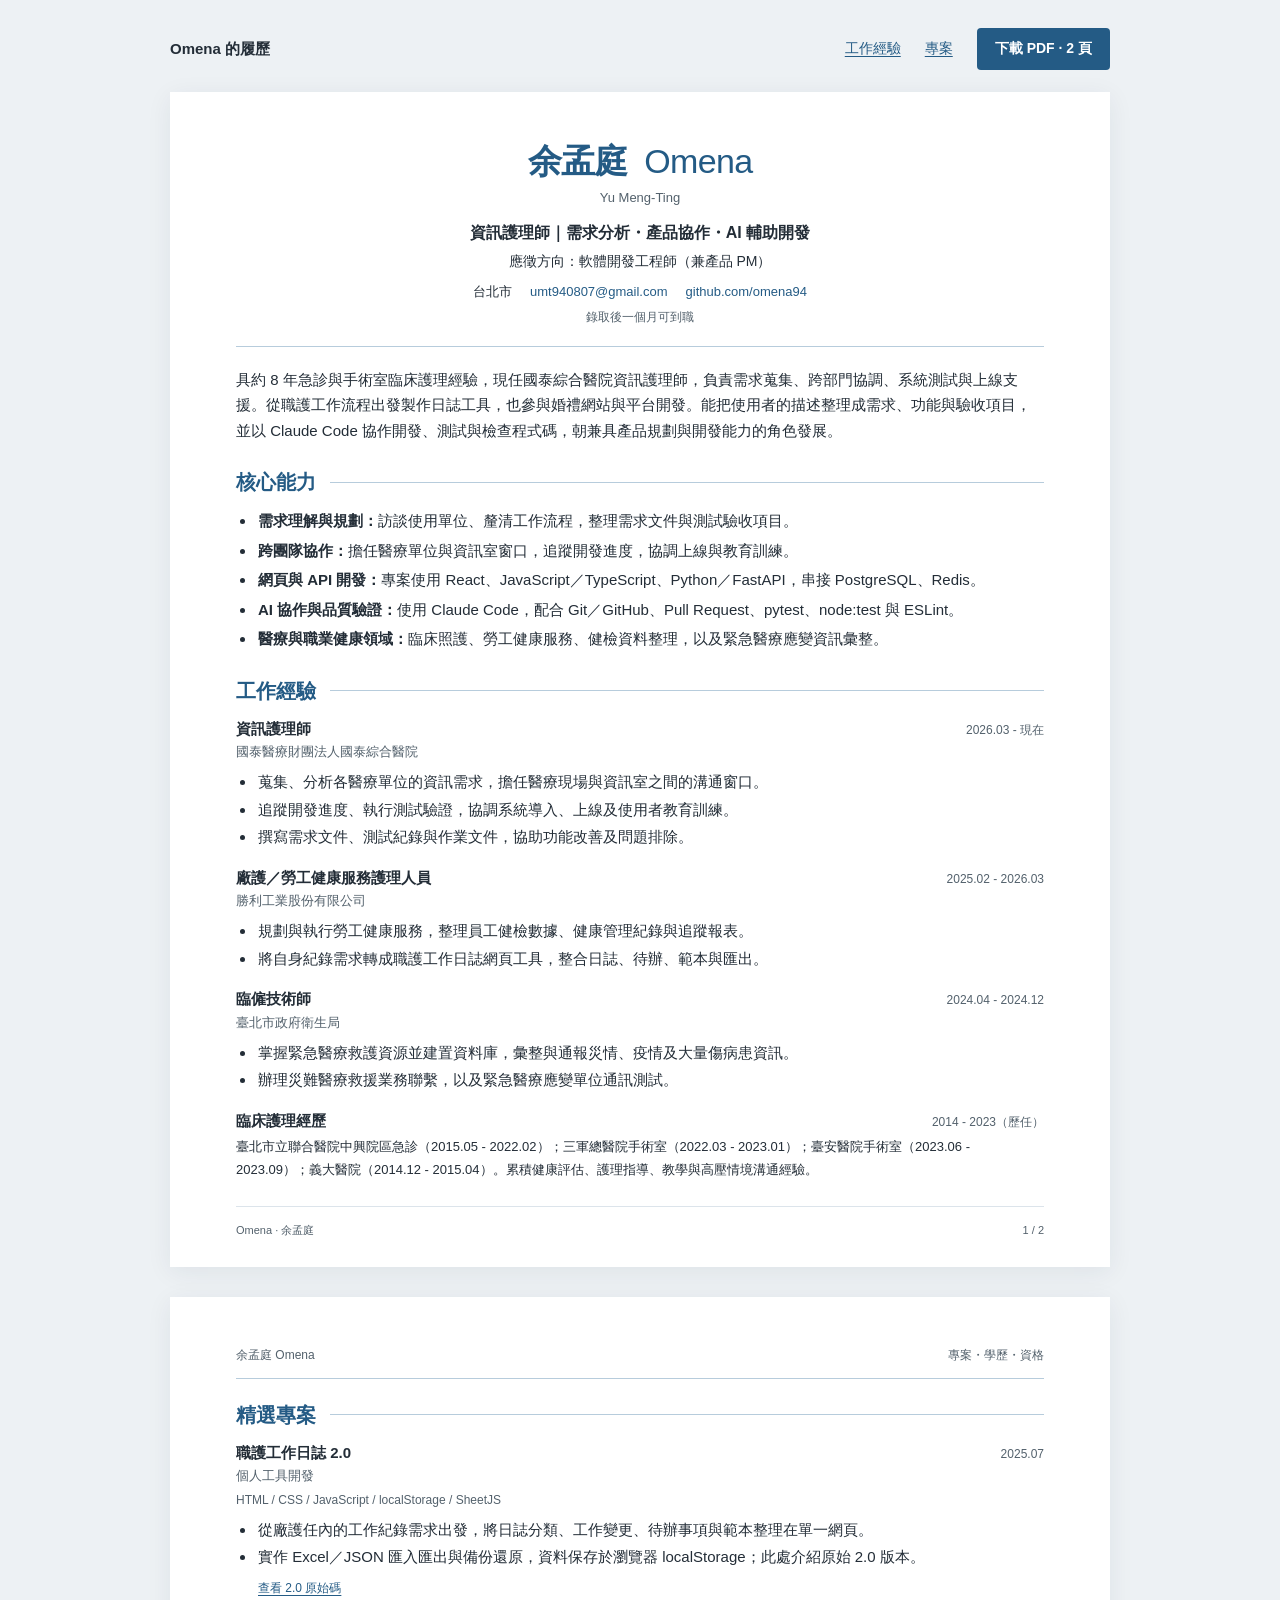
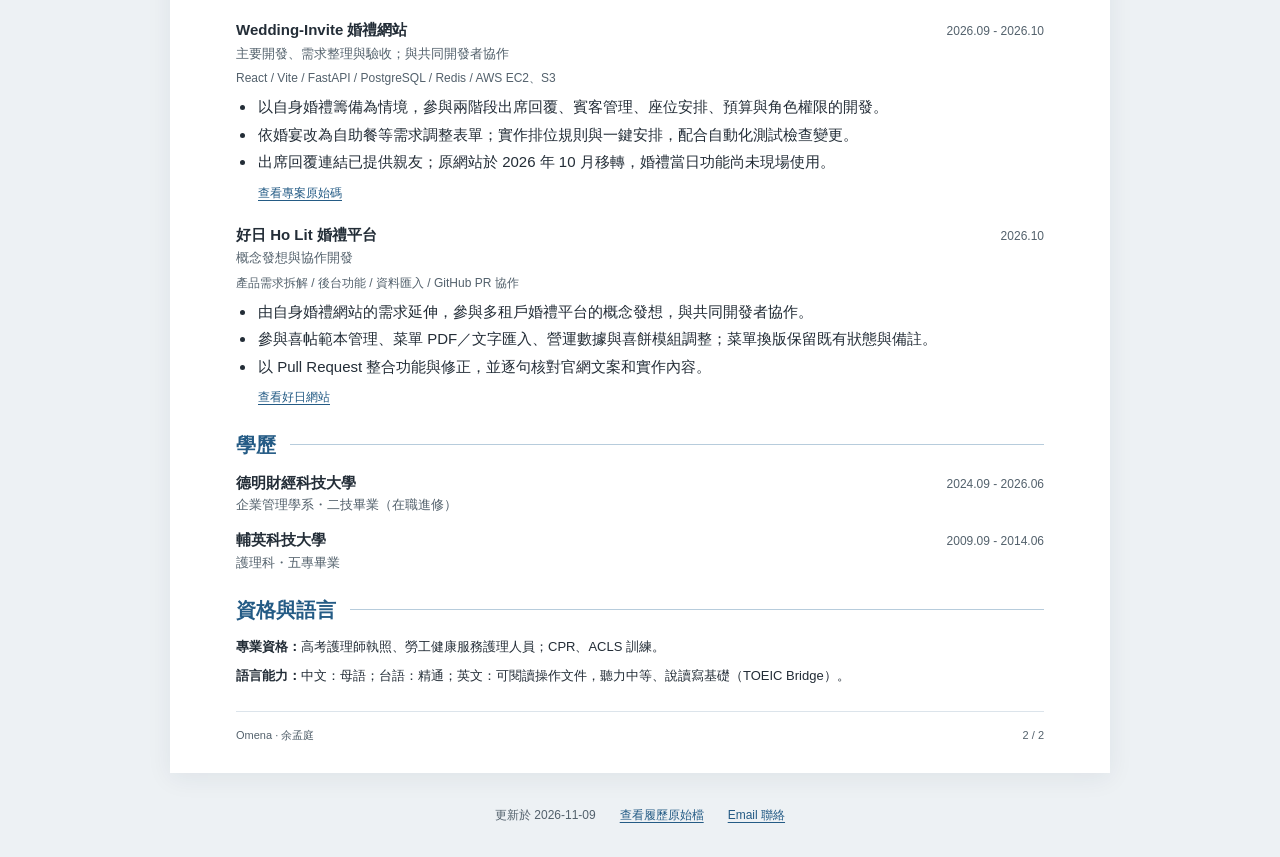
<file: index.html>
<!doctype html>
<html lang="zh-Hant">
<head>
  <meta charset="utf-8">
  <meta name="viewport" content="width=device-width, initial-scale=1">
  <meta name="description" content="余孟庭 Omena 的履歷：資訊護理師、醫療需求分析、產品協作與 AI 輔助開發。查看工作經驗、專案及下載兩頁 PDF。">
  <meta name="theme-color" content="#245b85">
  <meta property="og:title" content="Omena 余孟庭｜個人履歷">
  <meta property="og:description" content="資訊護理師・需求分析・產品協作・AI 輔助開發">
  <meta property="og:type" content="profile">
  <meta property="og:url" content="https://omena94.github.io/omena-cv/">
  <title>Omena 余孟庭｜個人履歷</title>
  <link rel="icon" href="favicon.svg" type="image/svg+xml">
  <link rel="stylesheet" href="styles.css">
</head>
<body>
  <a class="skip-link" href="#cv">跳至履歷內容</a>
  <nav class="toolbar" aria-label="履歷導覽">
    <a class="wordmark" href="#cv">Omena 的履歷</a>
    <div class="nav-links"><a href="#experience">工作經驗</a><a href="#projects">專案</a><a class="download" href="Omena-CV.pdf" download>下載 PDF<span class="download-detail"> · 2 頁</span></a></div>
  </nav>
  <main id="cv">
    <div class="sheet sheet-one">
      <header class="identity">
        <h1>余孟庭 <span>Omena</span></h1>
        <p class="romanized">Yu Meng-Ting</p>
        <p class="headline">資訊護理師｜需求分析・產品協作・AI 輔助開發</p>
        <p class="target">應徵方向：軟體開發工程師（兼產品 PM）</p>
        <div class="contacts"><span>台北市</span><a href="mailto:umt940807@gmail.com">umt940807@gmail.com</a><a href="https://github.com/omena94">github.com/omena94</a></div>
        <p class="availability">錄取後一個月可到職</p>
      </header>
      <section class="profile" aria-label="個人摘要"><p>具約 8 年急診與手術室臨床護理經驗，現任國泰綜合醫院資訊護理師，負責需求蒐集、跨部門協調、系統測試與上線支援。從職護工作流程出發製作日誌工具，也參與婚禮網站與平台開發。能把使用者的描述整理成需求、功能與驗收項目，並以 Claude Code 協作開發、測試與檢查程式碼，朝兼具產品規劃與開發能力的角色發展。</p></section>
      <section aria-labelledby="skills"><h2 id="skills">核心能力</h2><ul class="competencies"><li><strong>需求理解與規劃：</strong>訪談使用單位、釐清工作流程，整理需求文件與測試驗收項目。</li><li><strong>跨團隊協作：</strong>擔任醫療單位與資訊室窗口，追蹤開發進度，協調上線與教育訓練。</li><li><strong>網頁與 API 開發：</strong>專案使用 React、JavaScript／TypeScript、Python／FastAPI，串接 PostgreSQL、Redis。</li><li><strong>AI 協作與品質驗證：</strong>使用 Claude Code，配合 Git／GitHub、Pull Request、pytest、node:test 與 ESLint。</li><li><strong>醫療與職業健康領域：</strong>臨床照護、勞工健康服務、健檢資料整理，以及緊急醫療應變資訊彙整。</li></ul></section>
      <section aria-labelledby="experience"><h2 id="experience">工作經驗</h2><article class="entry"><div class="entry-heading"><h3>資訊護理師</h3><span class="period">2026.03 - 現在</span></div><p class="organization">國泰醫療財團法人國泰綜合醫院</p><ul><li>蒐集、分析各醫療單位的資訊需求，擔任醫療現場與資訊室之間的溝通窗口。</li><li>追蹤開發進度、執行測試驗證，協調系統導入、上線及使用者教育訓練。</li><li>撰寫需求文件、測試紀錄與作業文件，協助功能改善及問題排除。</li></ul></article><article class="entry"><div class="entry-heading"><h3>廠護／勞工健康服務護理人員</h3><span class="period">2025.02 - 2026.03</span></div><p class="organization">勝利工業股份有限公司</p><ul><li>規劃與執行勞工健康服務，整理員工健檢數據、健康管理紀錄與追蹤報表。</li><li>將自身紀錄需求轉成職護工作日誌網頁工具，整合日誌、待辦、範本與匯出。</li></ul></article><article class="entry"><div class="entry-heading"><h3>臨僱技術師</h3><span class="period">2024.04 - 2024.12</span></div><p class="organization">臺北市政府衛生局</p><ul><li>掌握緊急醫療救護資源並建置資料庫，彙整與通報災情、疫情及大量傷病患資訊。</li><li>辦理災難醫療救援業務聯繫，以及緊急醫療應變單位通訊測試。</li></ul></article><article class="entry clinical"><div class="entry-heading"><h3>臨床護理經歷</h3><span class="period">2014 - 2023（歷任）</span></div><p>臺北市立聯合醫院中興院區急診（2015.05 - 2022.02）；三軍總醫院手術室（2022.03 - 2023.01）；臺安醫院手術室（2023.06 - 2023.09）；義大醫院（2014.12 - 2015.04）。累積健康評估、護理指導、教學與高壓情境溝通經驗。</p></article></section>
      <footer class="page-footer"><span>Omena · 余孟庭</span><span>1 / 2</span></footer>
    </div>
    <div class="sheet sheet-two">
      <header class="continuation"><span>余孟庭 Omena</span><span>專案・學歷・資格</span></header>
      <section aria-labelledby="projects"><h2 id="projects">精選專案</h2><article class="entry project"><div class="entry-heading"><h3>職護工作日誌 2.0</h3><span class="period">2025.07</span></div><p class="organization">個人工具開發</p><p class="technology">HTML / CSS / JavaScript / localStorage / SheetJS</p><ul><li>從廠護任內的工作紀錄需求出發，將日誌分類、工作變更、待辦事項與範本整理在單一網頁。</li><li>實作 Excel／JSON 匯入匯出與備份還原，資料保存於瀏覽器 localStorage；此處介紹原始 2.0 版本。</li></ul><a class="project-link" href="https://github.com/omena94/ohs-diary/tree/main/v2">查看 2.0 原始碼</a></article><article class="entry project"><div class="entry-heading"><h3>Wedding-Invite 婚禮網站</h3><span class="period">2026.09 - 2026.10</span></div><p class="organization">主要開發、需求整理與驗收；與共同開發者協作</p><p class="technology">React / Vite / FastAPI / PostgreSQL / Redis / AWS EC2、S3</p><ul><li>以自身婚禮籌備為情境，參與兩階段出席回覆、賓客管理、座位安排、預算與角色權限的開發。</li><li>依婚宴改為自助餐等需求調整表單；實作排位規則與一鍵安排，配合自動化測試檢查變更。</li><li>出席回覆連結已提供親友；原網站於 2026 年 10 月移轉，婚禮當日功能尚未現場使用。</li></ul><a class="project-link" href="https://github.com/omena94/Wedding-Invite">查看專案原始碼</a></article><article class="entry project"><div class="entry-heading"><h3>好日 Ho Lit 婚禮平台</h3><span class="period">2026.10</span></div><p class="organization">概念發想與協作開發</p><p class="technology">產品需求拆解 / 後台功能 / 資料匯入 / GitHub PR 協作</p><ul><li>由自身婚禮網站的需求延伸，參與多租戶婚禮平台的概念發想，與共同開發者協作。</li><li>參與喜帖範本管理、菜單 PDF／文字匯入、營運數據與喜餅模組調整；菜單換版保留既有狀態與備註。</li><li>以 Pull Request 整合功能與修正，並逐句核對官網文案和實作內容。</li></ul><a class="project-link" href="https://wedding.care">查看好日網站</a></article></section>
      <section aria-labelledby="education"><h2 id="education">學歷</h2><article class="education-entry"><div class="entry-heading"><h3>德明財經科技大學</h3><span class="period">2024.09 - 2026.06</span></div><p>企業管理學系・二技畢業（在職進修）</p></article><article class="education-entry"><div class="entry-heading"><h3>輔英科技大學</h3><span class="period">2009.09 - 2014.06</span></div><p>護理科・五專畢業</p></article></section>
      <section class="qualifications" aria-labelledby="qualifications"><h2 id="qualifications">資格與語言</h2><p><strong>專業資格：</strong>高考護理師執照、勞工健康服務護理人員；CPR、ACLS 訓練。</p><p><strong>語言能力：</strong>中文：母語；台語：精通；英文：可閱讀操作文件，聽力中等、說讀寫基礎（TOEIC Bridge）。</p></section>
      <footer class="page-footer"><span>Omena · 余孟庭</span><span>2 / 2</span></footer>
    </div>
  </main>
  <footer class="site-footer"><span>更新於 2026-11-09</span><a href="https://github.com/omena94/omena-cv">查看履歷原始檔</a><a href="mailto:umt940807@gmail.com">Email 聯絡</a></footer>
</body>
</html>
</file>
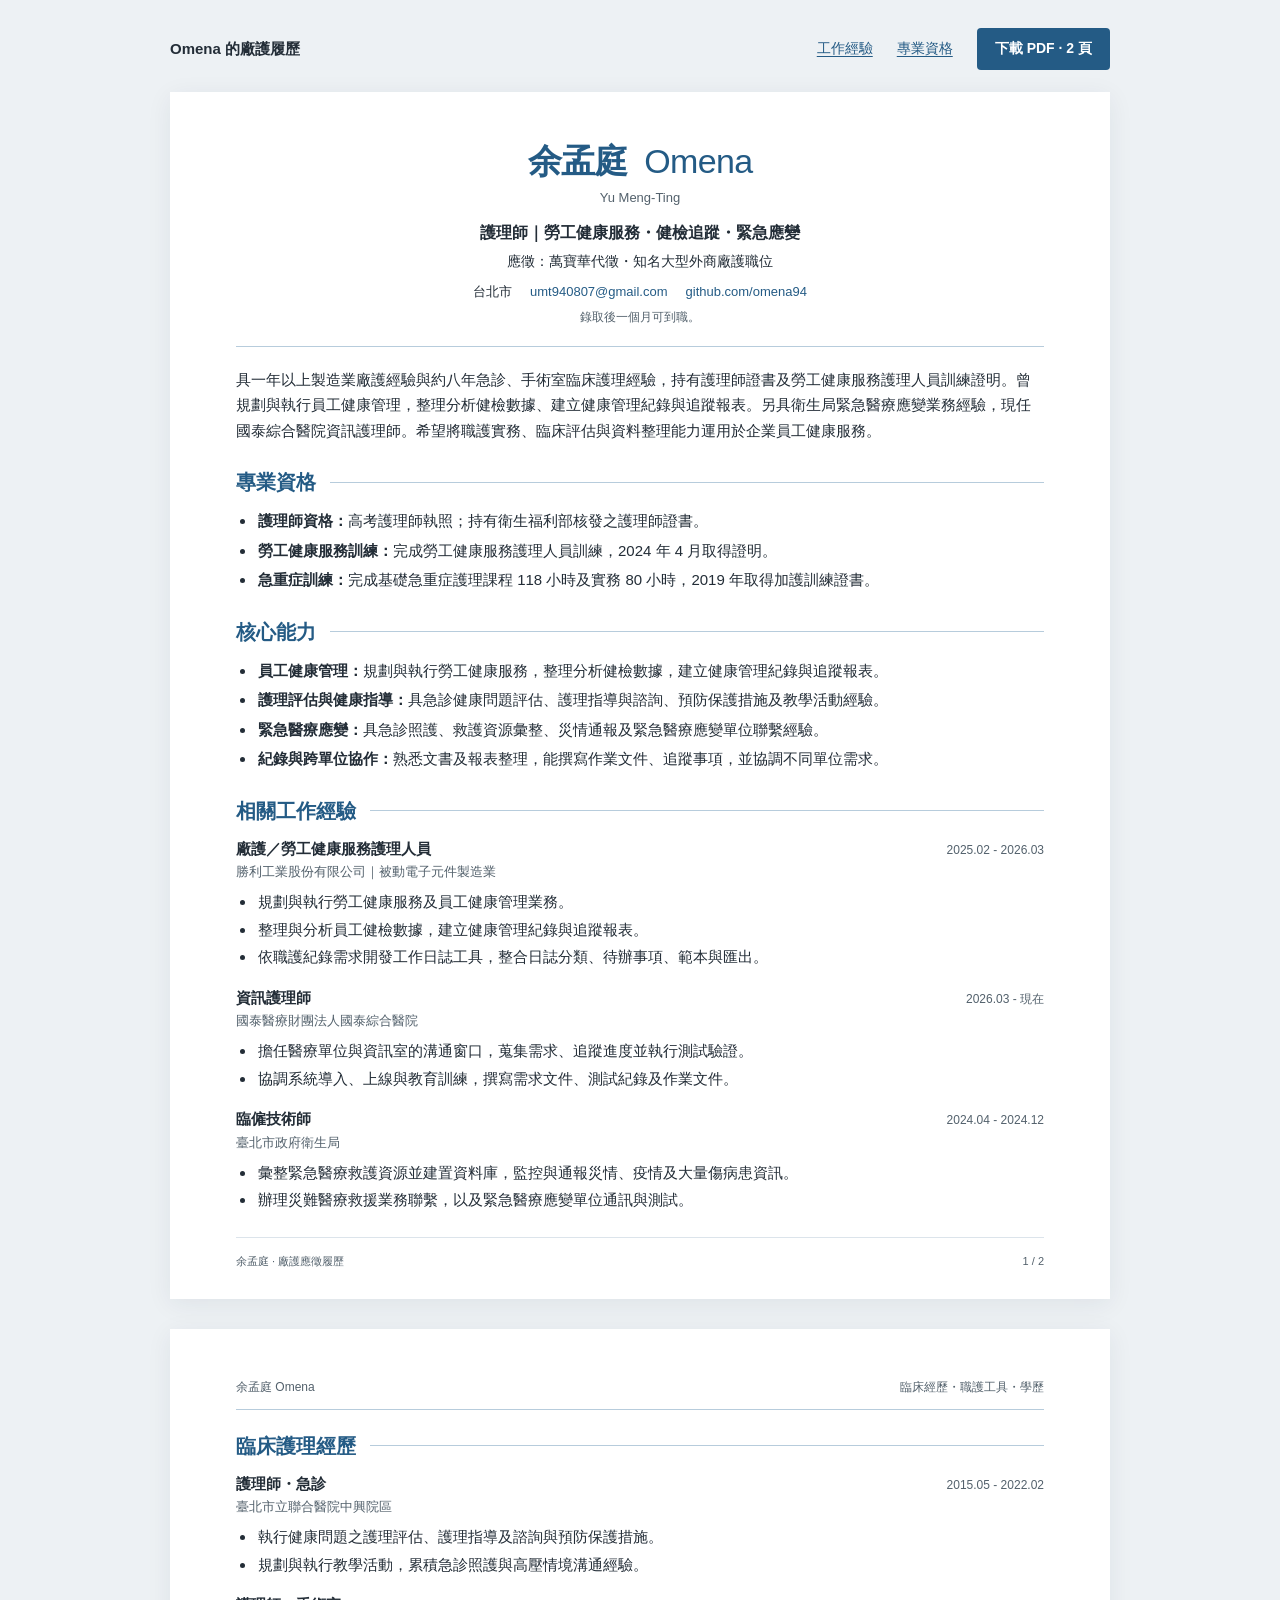
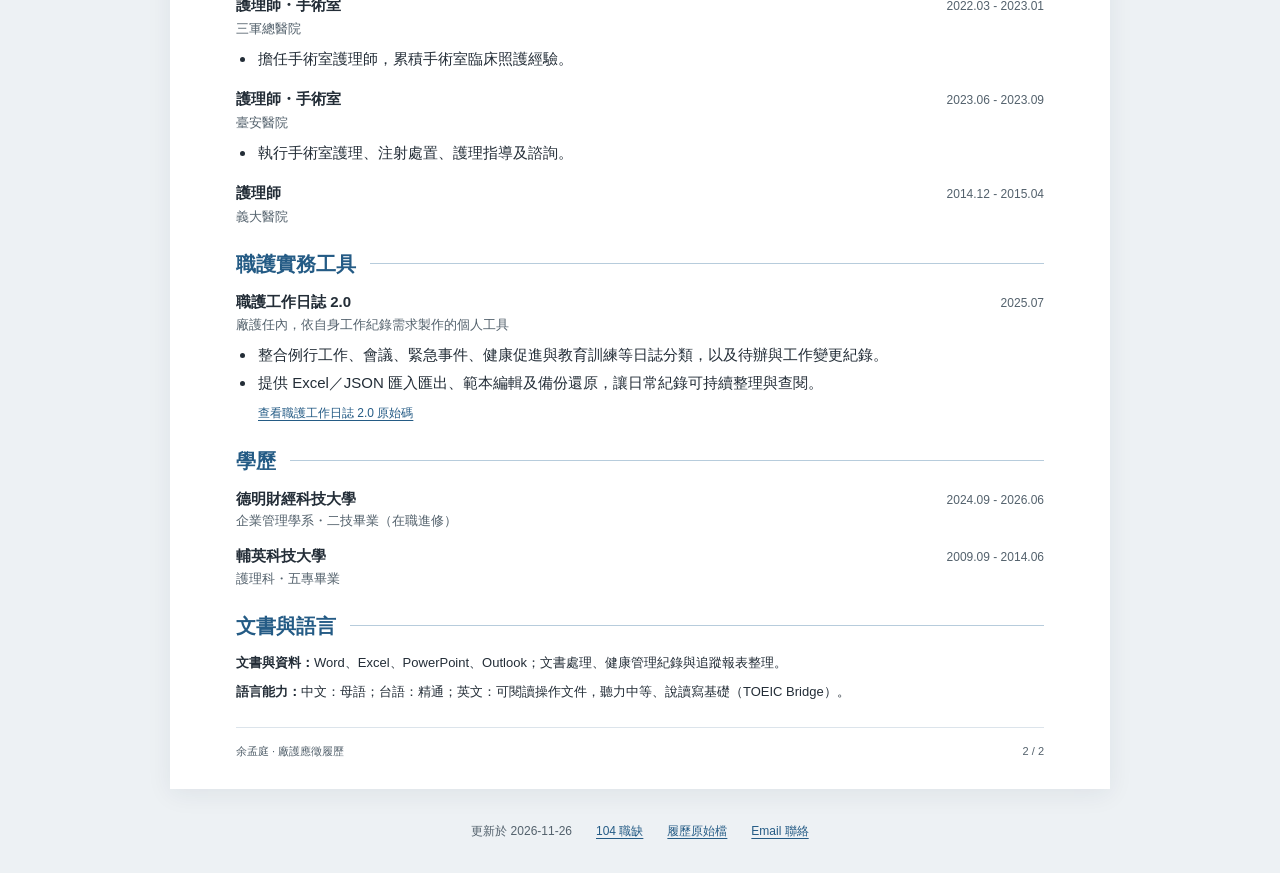
<file: manpower-97q7s/index.html>
<!doctype html>
<html lang="zh-Hant">
<head>
  <meta charset="utf-8">
  <meta name="viewport" content="width=device-width, initial-scale=1">
  <meta name="description" content="余孟庭 Omena 的廠護履歷：勞工健康服務、健檢追蹤、臨床護理與緊急應變經驗。提供兩頁 PDF。">
  <meta name="theme-color" content="#245b85">
  <meta property="og:title" content="余孟庭 Omena｜外商廠護應徵履歷">
  <meta property="og:description" content="勞工健康服務・健檢追蹤・緊急應變">
  <meta property="og:type" content="profile">
  <meta property="og:url" content="https://omena94.github.io/omena-cv/manpower-97q7s/">
  <title>余孟庭 Omena｜外商廠護應徵履歷</title>
  <link rel="icon" href="../favicon.svg" type="image/svg+xml">
  <link rel="stylesheet" href="../styles.css">
</head>
<body>
  <a class="skip-link" href="#cv">跳至履歷內容</a>
  <nav class="toolbar" aria-label="履歷導覽">
    <a class="wordmark" href="#cv">Omena 的廠護履歷</a>
    <div class="nav-links"><a href="#experience">工作經驗</a><a href="#qualifications">專業資格</a><a class="download" href="Omena-Occupational-Nurse-CV.pdf" download>下載 PDF<span class="download-detail"> · 2 頁</span></a></div>
  </nav>
  <main id="cv">
    <div class="sheet sheet-one">
      <header class="identity">
        <h1>余孟庭 <span>Omena</span></h1>
        <p class="romanized">Yu Meng-Ting</p>
        <p class="headline">護理師｜勞工健康服務・健檢追蹤・緊急應變</p>
        <p class="target">應徵：萬寶華代徵・知名大型外商廠護職位</p>
        <div class="contacts"><span>台北市</span><a href="mailto:umt940807@gmail.com">umt940807@gmail.com</a><a href="https://github.com/omena94">github.com/omena94</a></div>
        <p class="availability">錄取後一個月可到職。</p>
      </header>
      <section class="profile" aria-label="個人摘要"><p>具一年以上製造業廠護經驗與約八年急診、手術室臨床護理經驗，持有護理師證書及勞工健康服務護理人員訓練證明。曾規劃與執行員工健康管理，整理分析健檢數據、建立健康管理紀錄與追蹤報表。另具衛生局緊急醫療應變業務經驗，現任國泰綜合醫院資訊護理師。希望將職護實務、臨床評估與資料整理能力運用於企業員工健康服務。</p></section>
      <section aria-labelledby="qualifications"><h2 id="qualifications">專業資格</h2><ul class="competencies"><li><strong>護理師資格：</strong>高考護理師執照；持有衛生福利部核發之護理師證書。</li><li><strong>勞工健康服務訓練：</strong>完成勞工健康服務護理人員訓練，2024 年 4 月取得證明。</li><li><strong>急重症訓練：</strong>完成基礎急重症護理課程 118 小時及實務 80 小時，2019 年取得加護訓練證書。</li></ul></section>
      <section aria-labelledby="skills"><h2 id="skills">核心能力</h2><ul class="competencies"><li><strong>員工健康管理：</strong>規劃與執行勞工健康服務，整理分析健檢數據，建立健康管理紀錄與追蹤報表。</li><li><strong>護理評估與健康指導：</strong>具急診健康問題評估、護理指導與諮詢、預防保護措施及教學活動經驗。</li><li><strong>緊急醫療應變：</strong>具急診照護、救護資源彙整、災情通報及緊急醫療應變單位聯繫經驗。</li><li><strong>紀錄與跨單位協作：</strong>熟悉文書及報表整理，能撰寫作業文件、追蹤事項，並協調不同單位需求。</li></ul></section>
      <section aria-labelledby="experience"><h2 id="experience">相關工作經驗</h2><article class="entry"><div class="entry-heading"><h3>廠護／勞工健康服務護理人員</h3><span class="period">2025.02 - 2026.03</span></div><p class="organization">勝利工業股份有限公司｜被動電子元件製造業</p><ul><li>規劃與執行勞工健康服務及員工健康管理業務。</li><li>整理與分析員工健檢數據，建立健康管理紀錄與追蹤報表。</li><li>依職護紀錄需求開發工作日誌工具，整合日誌分類、待辦事項、範本與匯出。</li></ul></article><article class="entry"><div class="entry-heading"><h3>資訊護理師</h3><span class="period">2026.03 - 現在</span></div><p class="organization">國泰醫療財團法人國泰綜合醫院</p><ul><li>擔任醫療單位與資訊室的溝通窗口，蒐集需求、追蹤進度並執行測試驗證。</li><li>協調系統導入、上線與教育訓練，撰寫需求文件、測試紀錄及作業文件。</li></ul></article><article class="entry"><div class="entry-heading"><h3>臨僱技術師</h3><span class="period">2024.04 - 2024.12</span></div><p class="organization">臺北市政府衛生局</p><ul><li>彙整緊急醫療救護資源並建置資料庫，監控與通報災情、疫情及大量傷病患資訊。</li><li>辦理災難醫療救援業務聯繫，以及緊急醫療應變單位通訊與測試。</li></ul></article></section>
      <footer class="page-footer"><span>余孟庭 · 廠護應徵履歷</span><span>1 / 2</span></footer>
    </div>
    <div class="sheet sheet-two">
      <header class="continuation"><span>余孟庭 Omena</span><span>臨床經歷・職護工具・學歷</span></header>
      <section aria-labelledby="clinical"><h2 id="clinical">臨床護理經歷</h2><article class="entry"><div class="entry-heading"><h3>護理師・急診</h3><span class="period">2015.05 - 2022.02</span></div><p class="organization">臺北市立聯合醫院中興院區</p><ul><li>執行健康問題之護理評估、護理指導及諮詢與預防保護措施。</li><li>規劃與執行教學活動，累積急診照護與高壓情境溝通經驗。</li></ul></article><article class="entry"><div class="entry-heading"><h3>護理師・手術室</h3><span class="period">2022.03 - 2023.01</span></div><p class="organization">三軍總醫院</p><ul><li>擔任手術室護理師，累積手術室臨床照護經驗。</li></ul></article><article class="entry"><div class="entry-heading"><h3>護理師・手術室</h3><span class="period">2023.06 - 2023.09</span></div><p class="organization">臺安醫院</p><ul><li>執行手術室護理、注射處置、護理指導及諮詢。</li></ul></article><article class="entry"><div class="entry-heading"><h3>護理師</h3><span class="period">2014.12 - 2015.04</span></div><p class="organization">義大醫院</p></article></section>
      <section aria-labelledby="project"><h2 id="project">職護實務工具</h2><article class="entry project"><div class="entry-heading"><h3>職護工作日誌 2.0</h3><span class="period">2025.07</span></div><p class="organization">廠護任內，依自身工作紀錄需求製作的個人工具</p><ul><li>整合例行工作、會議、緊急事件、健康促進與教育訓練等日誌分類，以及待辦與工作變更紀錄。</li><li>提供 Excel／JSON 匯入匯出、範本編輯及備份還原，讓日常紀錄可持續整理與查閱。</li></ul><a class="project-link" href="https://github.com/omena94/ohs-diary/tree/main/v2">查看職護工作日誌 2.0 原始碼</a></article></section>
      <section aria-labelledby="education"><h2 id="education">學歷</h2><article class="education-entry"><div class="entry-heading"><h3>德明財經科技大學</h3><span class="period">2024.09 - 2026.06</span></div><p>企業管理學系・二技畢業（在職進修）</p></article><article class="education-entry"><div class="entry-heading"><h3>輔英科技大學</h3><span class="period">2009.09 - 2014.06</span></div><p>護理科・五專畢業</p></article></section>
      <section class="qualifications" aria-labelledby="tools"><h2 id="tools">文書與語言</h2><p><strong>文書與資料：</strong>Word、Excel、PowerPoint、Outlook；文書處理、健康管理紀錄與追蹤報表整理。</p><p><strong>語言能力：</strong>中文：母語；台語：精通；英文：可閱讀操作文件，聽力中等、說讀寫基礎（TOEIC Bridge）。</p></section>
      <footer class="page-footer"><span>余孟庭 · 廠護應徵履歷</span><span>2 / 2</span></footer>
    </div>
  </main>
  <footer class="site-footer"><span>更新於 2026-11-26</span><a href="https://www.104.com.tw/job/97q7s">104 職缺</a><a href="https://github.com/omena94/omena-cv/tree/main/manpower-97q7s">履歷原始檔</a><a href="mailto:umt940807@gmail.com">Email 聯絡</a></footer>
</body>
</html>
</file>
<file: styles.css>
:root {
  --accent: #245b85;
  --accent-hover: #173f5f;
  --ink: #232d37;
  --muted: #53616c;
  --rule: #b7ccdc;
  --paper: #fff;
  --canvas: #edf1f4;
  --font: "Microsoft JhengHei", "PingFang TC", "Noto Sans TC", sans-serif;
}
* { box-sizing: border-box; }
html { scroll-padding-top: 24px; }
body { margin: 0; background: var(--canvas); color: var(--ink); font: 15px/1.7 var(--font); }
::selection { background: #d5e5f2; color: #143c5c; }
a { color: var(--accent); text-underline-offset: 3px; }
a:hover { color: var(--accent-hover); }
a:focus-visible { outline: 3px solid var(--accent); outline-offset: 5px; }
.skip-link { position: absolute; top: -80px; left: 16px; padding: 10px 16px; background: white; z-index: 5; }
.skip-link:focus { top: 8px; }
.toolbar { max-width: 940px; margin: 0 auto; display: flex; align-items: center; justify-content: space-between; gap: 20px; padding: 28px 0 22px; }
.wordmark { color: var(--ink); font-weight: 700; text-decoration: none; }
.nav-links { display: flex; align-items: center; gap: 24px; }
.nav-links > a { font-size: 14px; }
.download { background: var(--accent); color: white; text-decoration: none; padding: 9px 18px; border-radius: 4px; font-weight: 700; }
.download:hover { background: var(--accent-hover); color: white; }
.sheet { max-width: 940px; margin: 0 auto 30px; padding: 48px 66px 28px; background: var(--paper); box-shadow: 0 5px 24px rgb(23 48 66 / 7%); }
.identity { text-align: center; padding-bottom: 18px; border-bottom: 1px solid var(--rule); }
h1 { margin: 0; color: var(--accent); font-size: 34px; line-height: 1.25; font-weight: 700; letter-spacing: -.02em; }
h1 span { margin-left: 8px; font-weight: 400; }
.romanized { margin: 5px 0 10px; color: var(--muted); font-size: 13px; }
.headline { margin: 0; font-size: 16px; font-weight: 700; }
.target { margin: 3px 0 8px; font-size: 14px; }
.contacts { display: flex; justify-content: center; flex-wrap: wrap; gap: 4px 18px; font-size: 13px; }
.contacts a { text-decoration: none; }
.contacts a:hover { text-decoration: underline; }
.availability { margin: 4px 0 0; font-size: 12px; color: var(--muted); }
.profile { margin-top: 20px; }
p { margin: 0; }
h2 { display: flex; gap: 14px; align-items: center; font-size: 20px; line-height: 1.4; font-weight: 700; color: var(--accent); margin: 25px 0 12px; }
h2::after { content: ""; flex: 1; height: 1px; background: var(--rule); }
ul { padding-left: 20px; margin: 6px 0 0; }
li { padding-left: 2px; margin: 2px 0; }
.competencies { margin: 0; }
.competencies li { margin-bottom: 4px; }
.entry { margin-bottom: 16px; break-inside: avoid; }
.entry-heading { display: flex; align-items: baseline; justify-content: space-between; gap: 14px; }
h3 { margin: 0; font-size: 15px; line-height: 1.55; font-weight: 700; }
.period { color: var(--muted); font-size: 12px; white-space: nowrap; font-variant-numeric: tabular-nums; }
.organization { color: var(--muted); font-size: 13px; margin-top: 1px; }
.clinical p { margin-top: 4px; font-size: 13px; line-height: 1.75; }
.page-footer { display: flex; justify-content: space-between; gap: 20px; padding-top: 14px; border-top: 1px solid #dce4eb; margin-top: 24px; color: var(--muted); font-size: 11px; font-variant-numeric: tabular-nums; }
.continuation { display: flex; justify-content: space-between; gap: 14px; padding-bottom: 12px; border-bottom: 1px solid var(--rule); color: var(--muted); font-size: 12px; }
.sheet-two h2:first-child { margin-top: 22px; }
.technology { color: var(--muted); font-size: 12px; margin-top: 3px; }
.project { margin-bottom: 19px; }
.project-link { display: inline-block; font-size: 12px; margin: 6px 0 0 22px; }
.education-entry { margin: 0 0 12px; break-inside: avoid; }
.education-entry p { font-size: 13px; color: var(--muted); }
.qualifications p { margin-bottom: 7px; font-size: 13px; }
.site-footer { display: flex; flex-wrap: wrap; justify-content: center; gap: 12px 24px; padding: 2px 20px 32px; color: var(--muted); font-size: 12px; }
@media (max-width: 980px) {
  .toolbar { padding-inline: 24px; }
  .sheet { margin-inline: 24px; padding-inline: 42px; }
}
@media (max-width: 600px) {
  body { background: var(--paper); font-size: 15px; line-height: 1.8; }
  .toolbar { padding: 12px 20px; border-bottom: 1px solid #dce4eb; gap: 6px; flex-wrap: wrap; }
  .wordmark { font-size: 13px; }
  .nav-links { gap: 14px; width: 100%; justify-content: space-between; }
  .nav-links > a:not(.download) { display: inline-flex; align-items: center; min-height: 44px; }
  .download { padding: 9px 12px; }
  .sheet { padding: 30px 22px 0; margin: 0; box-shadow: none; }
  .identity { padding-bottom: 20px; }
  h1 { font-size: 31px; }
  .headline { font-size: 14px; }
  .target { font-size: 13px; margin-top: 6px; }
  .contacts { gap: 2px 12px; }
  .contacts span { flex-basis: 100%; }
  .profile { margin-top: 23px; }
  h2 { font-size: 21px; margin-top: 28px; }
  .entry-heading { display: block; }
  .period { display: block; margin-top: 2px; }
  h3 { font-size: 16px; }
  .organization { font-size: 14px; }
  .entry { margin-bottom: 23px; }
  .technology { line-height: 1.65; }
  .page-footer, .continuation { display: none; }
  .sheet-two { padding-top: 0; padding-bottom: 24px; }
  .sheet-two h2:first-child { margin-top: 28px; }
  .qualifications p, .clinical p, .education-entry p { font-size: 14px; }
  .site-footer { border-top: 1px solid #dce4eb; padding-top: 20px; }
}
@page { size: A4; margin: 0; }
@media print {
  html { scroll-padding-top: 0; }
  body { background: white; font-size: 10pt; line-height: 1.55; -webkit-print-color-adjust: exact; print-color-adjust: exact; }
  .toolbar, .site-footer, .skip-link { display: none; }
  .sheet { width: 210mm; height: 297mm; max-width: none; margin: 0; padding: 14mm 17mm 12mm; box-shadow: none; display: flex; flex-direction: column; break-after: page; }
  .sheet:last-child { break-after: auto; }
  .identity { padding-bottom: 4mm; }
  h1 { font-size: 27pt; }
  .romanized { font-size: 9pt; margin: 2mm 0; }
  .headline { font-size: 11pt; }
  .target { font-size: 9pt; margin: 1mm 0 2mm; }
  .contacts { font-size: 9pt; gap: 1mm 5mm; }
  .contacts span { flex-basis: auto; }
  .availability { font-size: 8pt; margin-top: 1mm; }
  .profile { margin-top: 4mm; }
  h2 { font-size: 14pt; margin: 5mm 0 2mm; }
  h3 { font-size: 10.5pt; }
  .entry-heading { display: flex; }
  .period { font-size: 8.5pt; display: inline; margin: 0; }
  .organization { font-size: 9pt; }
  ul { margin-top: 1mm; padding-left: 4mm; }
  li { margin: .5mm 0; padding-left: .5mm; }
  .competencies li { margin-bottom: .7mm; }
  .entry { margin-bottom: 3mm; }
  .clinical p { font-size: 8.5pt; line-height: 1.6; margin-top: 1mm; }
  .page-footer { display: flex; margin-top: auto; padding-top: 3mm; font-size: 8pt; }
  .continuation { display: flex; font-size: 8.5pt; padding-bottom: 3mm; }
  .sheet-two h2:first-child { margin-top: 4mm; }
  .technology { font-size: 8.5pt; margin-top: 1mm; }
  .project { margin-bottom: 4mm; }
  .project-link { font-size: 8.5pt; margin-top: 1mm; margin-left: 4mm; }
  .education-entry { margin-bottom: 3mm; }
  .education-entry p, .qualifications p { font-size: 9pt; }
  .qualifications p { margin-bottom: 2mm; }
}
</file>
